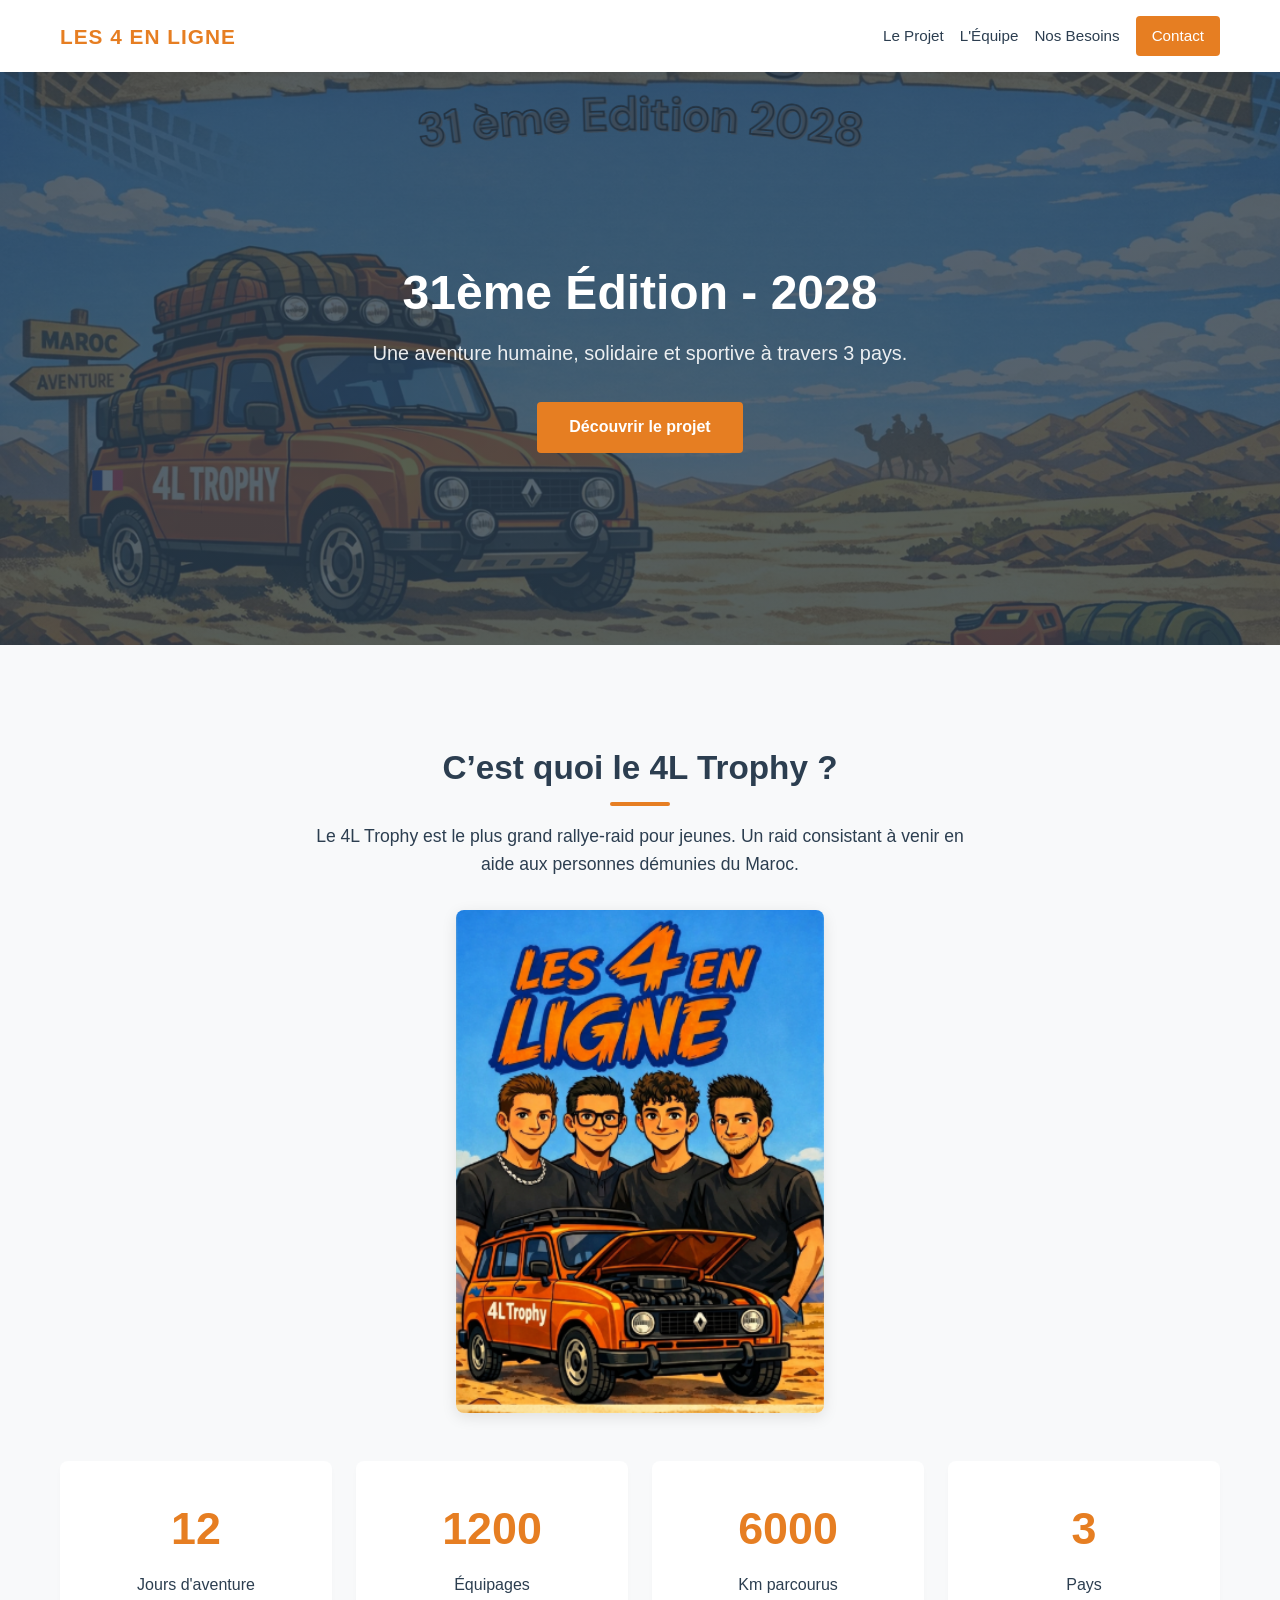
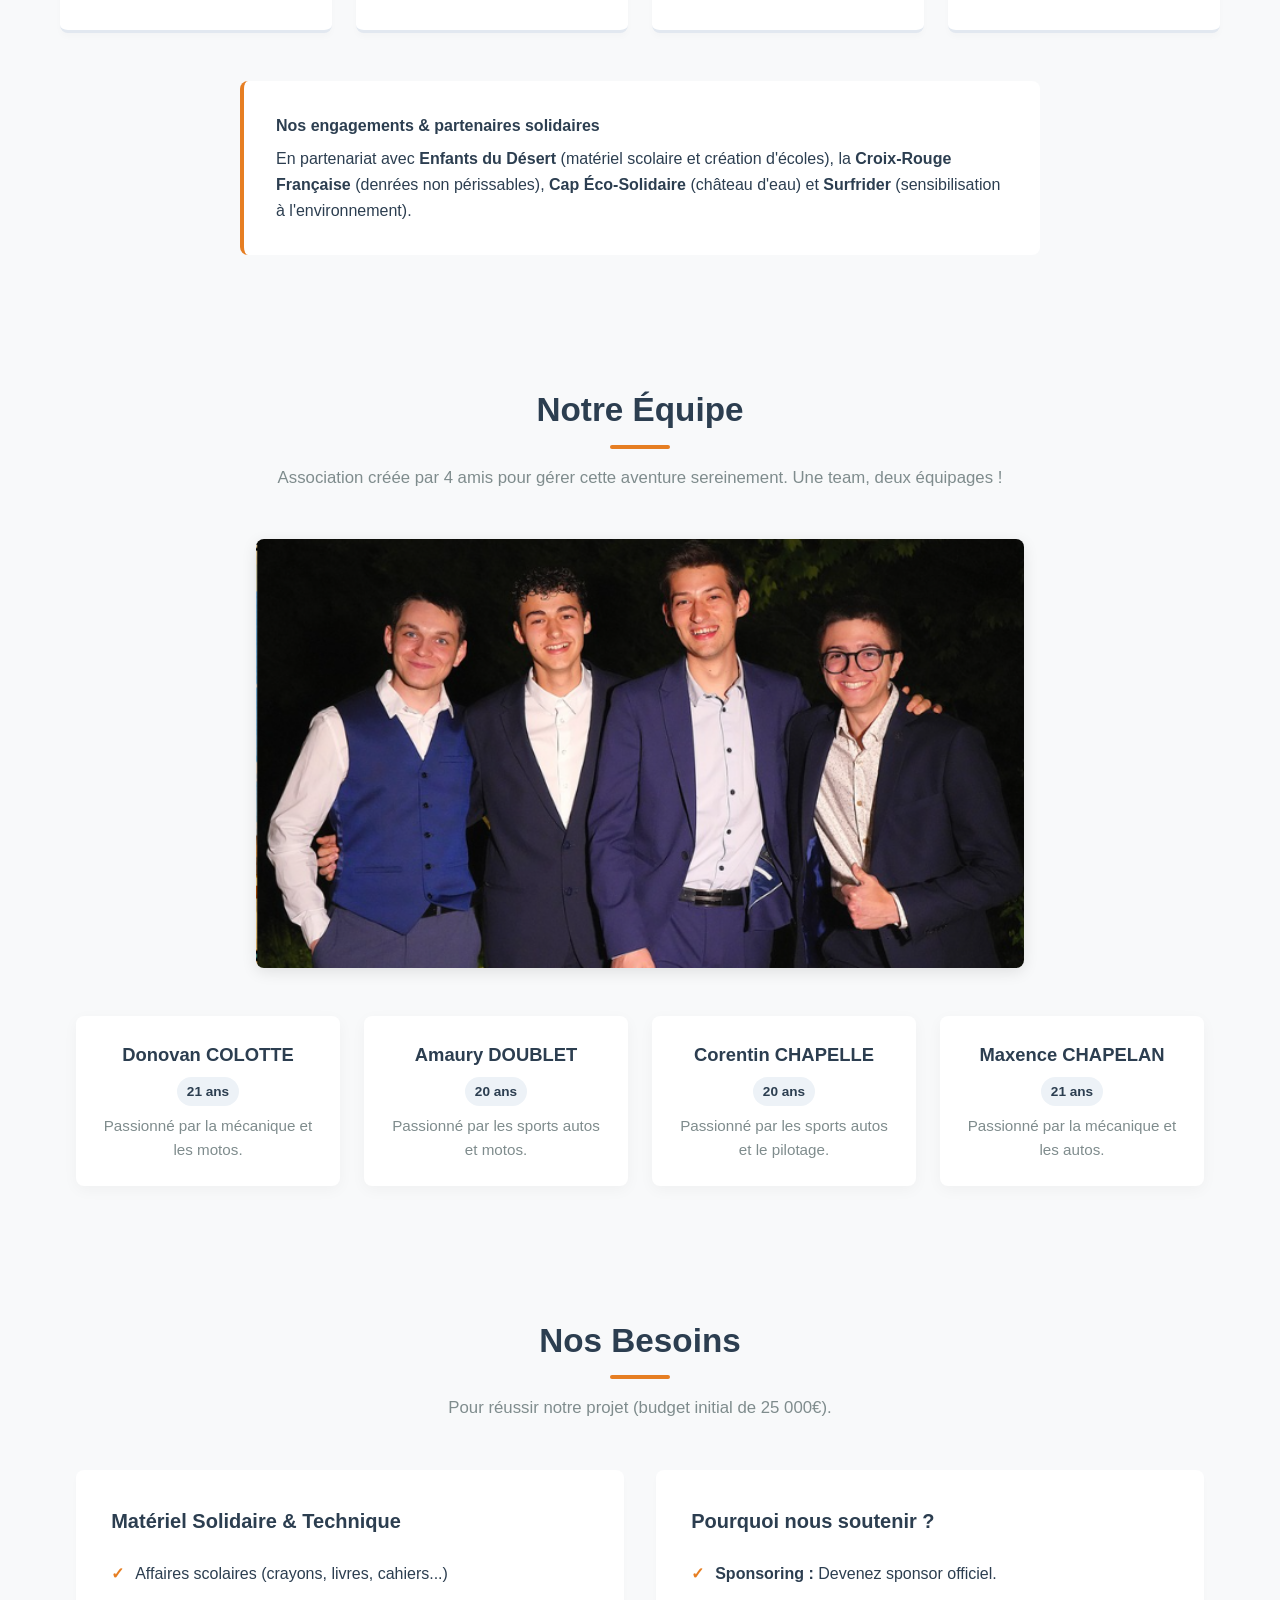
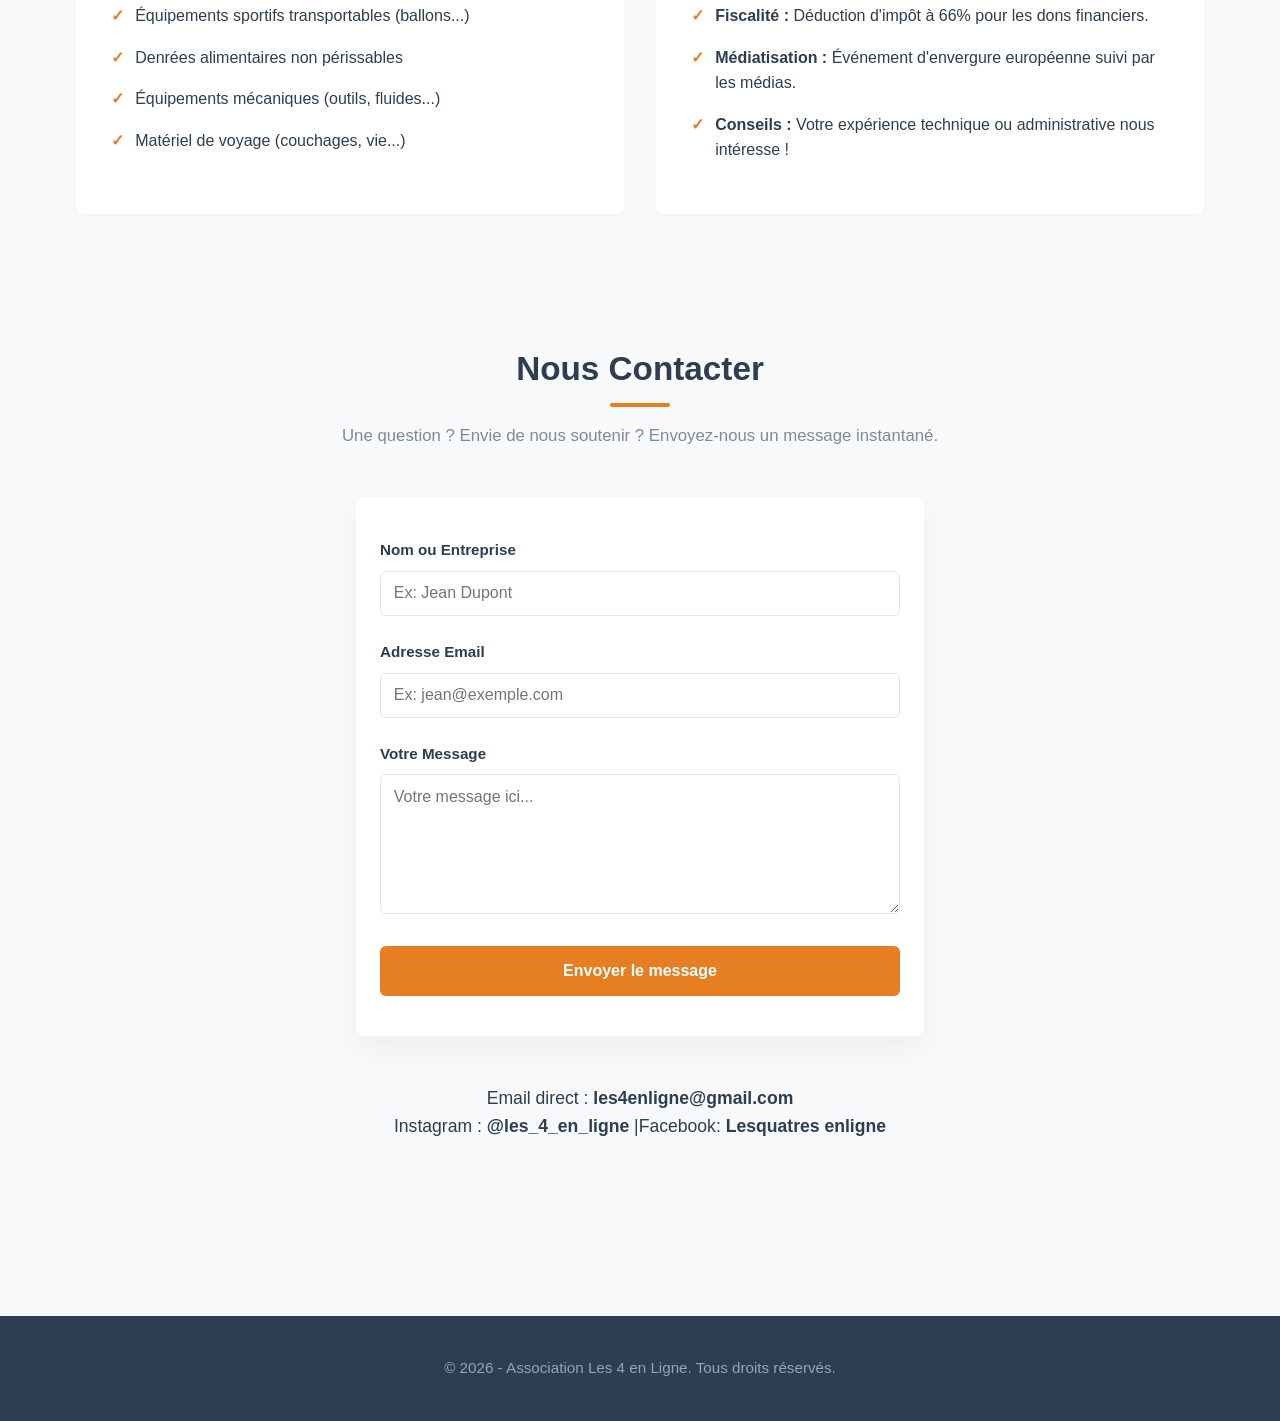
<file: index.html>
<!DOCTYPE html>
<html lang="fr">
<head>
    <meta charset="UTF-8">
    <meta name="viewport" content="width=device-width, initial-scale=1.0">
    <title>Les 4 en Ligne - 4L Trophy 2028</title>
    <!-- Chargement du design externe -->
    <link rel="stylesheet" href="style.css">
</head>
<body>

    <header>
        <div class="header-container">
            <h1>Les 4 en Ligne</h1>
            <button class="menu-toggle" aria-label="Ouvrir le menu">
                <span class="bar"></span>
                <span class="bar"></span>
                <span class="bar"></span>
            </button>
            <nav class="nav-menu">
                <a href="#concept">Le Projet</a>
                <a href="#equipe">L'Équipe</a>
                <a href="#besoins">Nos Besoins</a>
                <a href="#contact" class="btn-nav">Contact</a>
            </nav>
        </div>
    </header>

    <main>
        <section class="hero">
            <div class="hero-content">
                <h2>31ème Édition - 2028</h2>
                <p>Une aventure humaine, solidaire et sportive à travers 3 pays.</p>
                <a href="#concept" class="btn-primary">Découvrir le projet</a>
            </div>
        </section>

        <div class="container">
            
            <section id="concept" class="section-center">
                <h3>C’est quoi le 4L Trophy ?</h3>
                <p class="description">Le 4L Trophy est le plus grand rallye-raid pour jeunes. Un raid consistant à venir en aide aux personnes démunies du Maroc.</p>
                
                <!-- Intégration de l'affiche de l'association -->
                <div class="concept-media" style="margin: 2rem auto; display: flex; justify-content: center; max-width: 400px;">
                    <img src="affiche.png" 
                         alt="Affiche Les 4 en Ligne" 
                         onerror="this.onerror=null; this.src='https://placehold.co/400x530/e67e22/ffffff?text=Affiche+Les+4+en+Ligne'" 
                         style="width: 100%; height: auto; border-radius: 8px; box-shadow: 0 4px 15px rgba(0,0,0,0.1); object-fit: cover;">
                </div>
                
                <div class="grid-stats">
                    <div class="stat-card"><h4>12</h4><p>Jours d'aventure</p></div>
                    <div class="stat-card"><h4>1200</h4><p>Équipages</p></div>
                    <div class="stat-card"><h4>6000</h4><p>Km parcourus</p></div>
                    <div class="stat-card"><h4>3</h4><p>Pays</p></div>
                </div>

                <div class="partners-block">
                    <h4>Nos engagements & partenaires solidaires</h4>
                    <p>En partenariat avec <strong>Enfants du Désert</strong> (matériel scolaire et création d'écoles), la <strong>Croix-Rouge Française</strong> (denrées non périssables), <strong>Cap Éco-Solidaire</strong> (château d'eau) et <strong>Surfrider</strong> (sensibilisation à l'environnement).</p>
                </div>
            </section>

            <section id="equipe">
                <div class="section-center">
                    <h3>Notre Équipe</h3>
                    <p class="subtitle">Association créée par 4 amis pour gérer cette aventure sereinement. Une team, deux équipages !</p>
                </div>

                <!-- Intégration de la photo de groupe (nos têtes) -->
                <div class="team-photo-container" style="margin-bottom: 3rem; display: flex; justify-content: center; max-width: 800px; margin-left: auto; margin-right: auto;">
                    <img src="nos_tete.png" 
                         alt="Photo de l'équipe Les 4 en Ligne" 
                         onerror="this.onerror=null; this.src='https://placehold.co/800x400/2c3e50/ffffff?text=Photo+de+l+equipe'" 
                         style="width: 100%; height: auto; border-radius: 8px; box-shadow: 0 4px 15px rgba(0,0,0,0.1); object-fit: cover;">
                </div>

                <div class="grid-team">
                    <div class="member-card">
                        <div class="member-info">
                            <h4>Donovan COLOTTE</h4>
                            <span class="age">21 ans</span>
                            <p>Passionné par la mécanique et les motos.</p>
                        </div>
                    </div>
                    <div class="member-card">
                        <div class="member-info">
                            <h4>Amaury DOUBLET</h4>
                            <span class="age">20 ans</span>
                            <p>Passionné par les sports autos et motos.</p>
                        </div>
                    </div>
                    <div class="member-card">
                        <div class="member-info">
                            <h4>Corentin CHAPELLE</h4>
                            <span class="age">20 ans</span>
                            <p>Passionné par les sports autos et le pilotage.</p>
                        </div>
                    </div>
                    <div class="member-card">
                        <div class="member-info">
                            <h4>Maxence CHAPELAN</h4>
                            <span class="age">21 ans</span>
                            <p>Passionné par la mécanique et les autos.</p>
                        </div>
                    </div>
                </div>
            </section>

            <section id="besoins">
                <div class="section-center">
                    <h3>Nos Besoins</h3>
                    <p class="subtitle">Pour réussir notre projet (budget initial de 25 000€).</p>
                </div>
                <div class="grid-lists">
                    <div class="list-card">
                        <h4>Matériel Solidaire & Technique</h4>
                        <ul>
                            <li>Affaires scolaires (crayons, livres, cahiers...)</li>
                            <li>Équipements sportifs transportables (ballons...)</li>
                            <li>Denrées alimentaires non périssables</li>
                            <li>Équipements mécaniques (outils, fluides...)</li>
                            <li>Matériel de voyage (couchages, vie...)</li>
                        </ul>
                    </div>
                    <div class="list-card">
                        <h4>Pourquoi nous soutenir ?</h4>
                        <ul>
                            <li><strong>Sponsoring :</strong> Devenez sponsor officiel.</li>
                            <li><strong>Fiscalité :</strong> Déduction d'impôt à 66% pour les dons financiers.</li>
                            <li><strong>Médiatisation :</strong> Événement d'envergure européenne suivi par les médias.</li>
                            <li><strong>Conseils :</strong> Votre expérience technique ou administrative nous intéresse !</li>
                        </ul>
                    </div>
                </div>
            </section>

            <section id="contact">
                <div class="section-center">
                    <h3>Nous Contacter</h3>
                    <p class="subtitle">Une question ? Envie de nous soutenir ? Envoyez-nous un message instantané.</p>
                </div>

                <div class="contact-container">
                    <div class="contact-form-block">
                        <form id="contact-form">
                            <div class="form-group">
                                <label for="name">Nom ou Entreprise</label>
                                <input type="text" id="name" name="name" required placeholder="Ex: Jean Dupont">
                            </div>
                            <div class="form-group">
                                <label for="email">Adresse Email</label>
                                <input type="email" id="email" name="email" required placeholder="Ex: jean@exemple.com">
                            </div>
                            <div class="form-group">
                                <label for="message">Votre Message</label>
                                <textarea id="message" name="message" required placeholder="Votre message ici..."></textarea>
                            </div>
                            <button type="submit" id="submit-btn">Envoyer le message</button>
                        </form>
                        <div id="form-status" class="hidden"></div>
                    </div>
                </div>

                <div class="contact-details">
                    <p>Email direct : <strong>les4enligne@gmail.com</strong></p>
                    <p>Instagram : <strong>@les_4_en_ligne</strong> |Facebook: <strong>Lesquatres enligne</strong></p>
                </div>
            </section>

        </div>
    </main>

    <footer>
        <p>&copy; 2026 - Association Les 4 en Ligne. Tous droits réservés.</p>
    </footer>

    <script src="logique.js"></script>
</body>
</html>
</file>
<file: style.css>
:root {
    --primary: #e67e22;
    --primary-dark: #d35400;
    --dark: #2c3e50;
    --light: #f8f9fa;
    --white: #ffffff;
    --gray-text: #7f8c8d;
    --border: #e2e8f0;
    --success: #2ecc71;
    --error: #e74c3c;
}

* {
    box-sizing: border-box;
    margin: 0;
    padding: 0;
    font-family: 'Segoe UI', Tahoma, Geneva, Verdana, sans-serif;
}

body {
    background-color: var(--light);
    color: var(--dark);
    line-height: 1.6;
    -webkit-font-smoothing: antialiased;
}

/* Conteneur principal adaptatif */
.container {
    width: 100%;
    max-width: 1200px;
    margin: 0 auto;
    padding: 2rem 1.25rem;
}

/* --- HEADER & NAVIGATION --- */
header {
    background-color: var(--white);
    box-shadow: 0 2px 4px rgba(0,0,0,0.05);
    position: sticky;
    top: 0;
    z-index: 1000;
}

.header-container {
    max-width: 1200px;
    margin: 0 auto;
    display: flex;
    justify-content: space-between;
    align-items: center;
    padding: 1rem 1.25rem;
    flex-wrap: wrap;
}

header h1 {
    font-size: 1.3rem;
    color: var(--primary);
    text-transform: uppercase;
    letter-spacing: 1px;
    white-space: nowrap;
}

nav {
    display: flex;
    align-items: center;
    flex-wrap: wrap;
    gap: 1rem;
}

nav a {
    color: var(--dark);
    text-decoration: none;
    font-weight: 500;
    transition: color 0.3s;
    font-size: 0.95rem;
}

nav a:hover {
    color: var(--primary);
}

nav a.btn-nav {
    background-color: var(--primary);
    color: var(--white);
    padding: 0.5rem 1rem;
    border-radius: 4px;
    transition: background-color 0.3s;
}

nav a.btn-nav:hover {
    background-color: var(--primary-dark);
}

/* --- HERO SECTION --- */
.hero {
    background: linear-gradient(rgba(44, 62, 80, 0.8), rgba(44, 62, 80, 0.8)), url('image-principal.png') no-repeat center center/cover;
    color: var(--white);
    text-align: center;
    padding: 12rem 1.25rem;
    display: flex;
    justify-content: center;
    align-items: center;
}

.hero-content {
    max-width: 800px;
    width: 100%;
}

.hero h2 { 
    font-size: calc(1.8rem + 1.5vw);
    margin-bottom: 1rem; 
    line-height: 1.2;
}

.hero p { 
    font-size: calc(1rem + 0.3vw); 
    margin-bottom: 2rem; 
    opacity: 0.9; 
}

.btn-primary {
    display: inline-block;
    background-color: var(--primary);
    color: var(--white);
    padding: 0.8rem 2rem;
    text-decoration: none;
    border-radius: 4px;
    font-weight: bold;
    transition: background 0.3s;
}
.btn-primary:hover { background-color: var(--primary-dark); }

/* --- SECTIONS ET CONTENU --- */
section { padding: 4rem 0; }
.section-center { text-align: center; }

h3 { 
    font-size: calc(1.6rem + 0.6vw); 
    margin-bottom: 1rem; 
    color: var(--dark); 
    position: relative; 
    padding-bottom: 0.75rem;
}
h3::after { 
    content: ''; 
    width: 60px; 
    height: 4px; 
    background-color: var(--primary); 
    position: absolute; 
    bottom: 0; 
    left: 50%; 
    transform: translateX(-50%); 
    border-radius: 2px; 
}

.subtitle { color: var(--gray-text); font-size: 1.05rem; margin-bottom: 3rem; padding: 0 1rem; }
.description { max-width: 700px; margin: 0 auto 2rem; font-size: 1.1rem; padding: 0 1rem; }

/* Sécurisation des images */
.concept-media, .team-photo-container {
    width: 100%;
    padding: 0 1rem;
    box-sizing: border-box;
}
.concept-media img, .team-photo-container img {
    max-width: 100%;
    height: auto;
    display: block;
}

/* Grille des statistiques */
.grid-stats {
    display: grid;
    grid-template-columns: repeat(auto-fit, minmax(200px, 1fr));
    gap: 1.5rem;
    margin: 3rem 0;
}

.stat-card {
    background: var(--white);
    padding: 2rem 1rem;
    border-radius: 8px;
    box-shadow: 0 4px 6px rgba(0,0,0,0.02);
    border-bottom: 3px solid var(--border);
    transition: transform 0.3s, border-color 0.3s;
    text-align: center;
}
.stat-card:hover { transform: translateY(-5px); border-color: var(--primary); }
.stat-card h4 { font-size: calc(2rem + 1vw); color: var(--primary); margin-bottom: 0.5rem; }

/* Bloc partenaires */
.partners-block {
    background: var(--white);
    padding: 2rem;
    border-radius: 8px;
    border-left: 4px solid var(--primary);
    text-align: left;
    max-width: 800px;
    margin: 0 auto;
}
.partners-block h4 { margin-bottom: 0.5rem; }

/* Grille de l'équipe */
.grid-team {
    display: grid;
    grid-template-columns: repeat(auto-fit, minmax(220px, 1fr));
    gap: 1.5rem;
    padding: 0 1rem;
}

.member-card {
    background: var(--white);
    border-radius: 8px;
    overflow: hidden;
    box-shadow: 0 4px 15px rgba(0,0,0,0.04);
    transition: transform 0.3s;
}
.member-card:hover { transform: translateY(-5px); }
.member-info { padding: 1.5rem; text-align: center; }
.member-info h4 { font-size: 1.15rem; color: var(--dark); }
.member-info .age { display: inline-block; background: #edf2f7; padding: 0.2rem 0.6rem; border-radius: 20px; font-size: 0.85rem; margin: 0.5rem 0; font-weight: 600; }
.member-info p { color: var(--gray-text); font-size: 0.95rem; }

/* Grille des Besoins */
.grid-lists {
    display: grid;
    grid-template-columns: repeat(auto-fit, minmax(300px, 1fr));
    gap: 2rem;
    padding: 0 1rem;
}

.list-card {
    background: var(--white);
    padding: 2.2rem;
    border-radius: 8px;
    box-shadow: 0 4px 6px rgba(0,0,0,0.02);
}
.list-card h4 { font-size: 1.25rem; margin-bottom: 1.5rem; color: var(--dark); }
.list-card ul { list-style: none; }
.list-card li { margin-bottom: 1rem; padding-left: 1.5rem; position: relative; }
.list-card li::before { content: '✓'; color: var(--primary); position: absolute; left: 0; font-weight: bold; }

/* --- FORMULAIRE DE CONTACT --- */
.contact-container {
    max-width: 600px;
    margin: 0 auto;
    padding: 0 1rem;
}

.contact-form-block {
    background: var(--white);
    padding: 2.5rem 1.5rem;
    border-radius: 8px;
    box-shadow: 0 10px 30px rgba(0,0,0,0.05);
}

.form-group { margin-bottom: 1.5rem; }
.form-group label { display: block; margin-bottom: 0.5rem; font-weight: 600; font-size: 0.95rem; }
.form-group input, .form-group textarea { width: 100%; padding: 0.8rem; border: 1px solid var(--border); border-radius: 6px; font-size: 1rem; transition: border-color 0.3s; }
.form-group input:focus, .form-group textarea:focus { outline: none; border-color: var(--primary); }
.form-group textarea { height: 140px; resize: vertical; }

#submit-btn {
    background-color: var(--primary);
    color: var(--white);
    width: 100%;
    padding: 1rem;
    border: none;
    border-radius: 6px;
    font-size: 1rem;
    font-weight: bold;
    cursor: pointer;
    transition: background 0.3s;
}
#submit-btn:hover { background-color: var(--primary-dark); }

#form-status { margin-top: 1.5rem; padding: 1rem; border-radius: 6px; text-align: center; font-weight: 500; }
#form-status.success { background-color: #def7ec; color: var(--success); border: 1px solid #bcefdb; }
#form-status.error { background-color: #fde8e8; color: var(--error); border: 1px solid #f8b4b4; }
.hidden { display: none; }

.contact-details { text-align: center; margin-top: 3rem; font-size: 1.1rem; padding: 0 1rem; word-break: break-word; }

/* --- FOOTER --- */
footer { background-color: var(--dark); color: #94a3b8; text-align: center; padding: 2.5rem 1rem; margin-top: 5rem; font-size: 0.95rem; }


/* --- RESPONSIVE & MENU DÉROULANT (MOBILES & TABLETTES) --- */

/* Masqué par défaut sur PC */
.menu-toggle {
    display: none;
    flex-direction: column;
    justify-content: space-between;
    width: 30px;
    height: 21px;
    background: transparent;
    border: none;
    cursor: pointer;
    z-index: 1100;
}

.menu-toggle .bar {
    width: 100%;
    height: 3px;
    background-color: var(--dark);
    border-radius: 2px;
    transition: all 0.3s ease-in-out;
}

@media (max-width: 768px) {
    .menu-toggle {
        display: flex; /* Devient visible sur mobile */
    }

    /* Transformation de la navigation en menu latéral coulissant */
    .nav-menu {
        position: fixed;
        top: 70px;
        left: -100%; /* Caché à gauche de l'écran initialement */
        flex-direction: column;
        background-color: var(--white);
        width: 100%;
        height: calc(100vh - 70px);
        gap: 2rem;
        padding: 3rem 1rem;
        transition: left 0.4s ease-in-out;
        box-shadow: 0 10px 15px rgba(0, 0, 0, 0.05);
        align-items: center;
        justify-content: flex-start;
    }

    /* Classe déclenchée par JS pour faire apparaître le menu */
    .nav-menu.active {
        left: 0;
    }

    nav a {
        font-size: 1.2rem;
        width: 100%;
        text-align: center;
        padding: 0.5rem 0;
    }

    nav a.btn-nav {
        width: auto;
        padding: 0.75rem 2.5rem;
    }

    /* Animation des barres en croix (X) */
    .menu-toggle.active .bar:nth-child(1) {
        transform: translateY(9px) rotate(45deg);
        background-color: var(--primary);
    }
    .menu-toggle.active .bar:nth-child(2) {
        opacity: 0;
    }
    .menu-toggle.active .bar:nth-child(3) {
        transform: translateY(-9px) rotate(-45deg);
        background-color: var(--primary);
    }

    .hero {
        padding: 8rem 1rem;
    }
    
    section {
        padding: 2.5rem 0;
    }
    
    .contact-form-block {
        padding: 2rem 1.25rem;
    }
}
</file>
